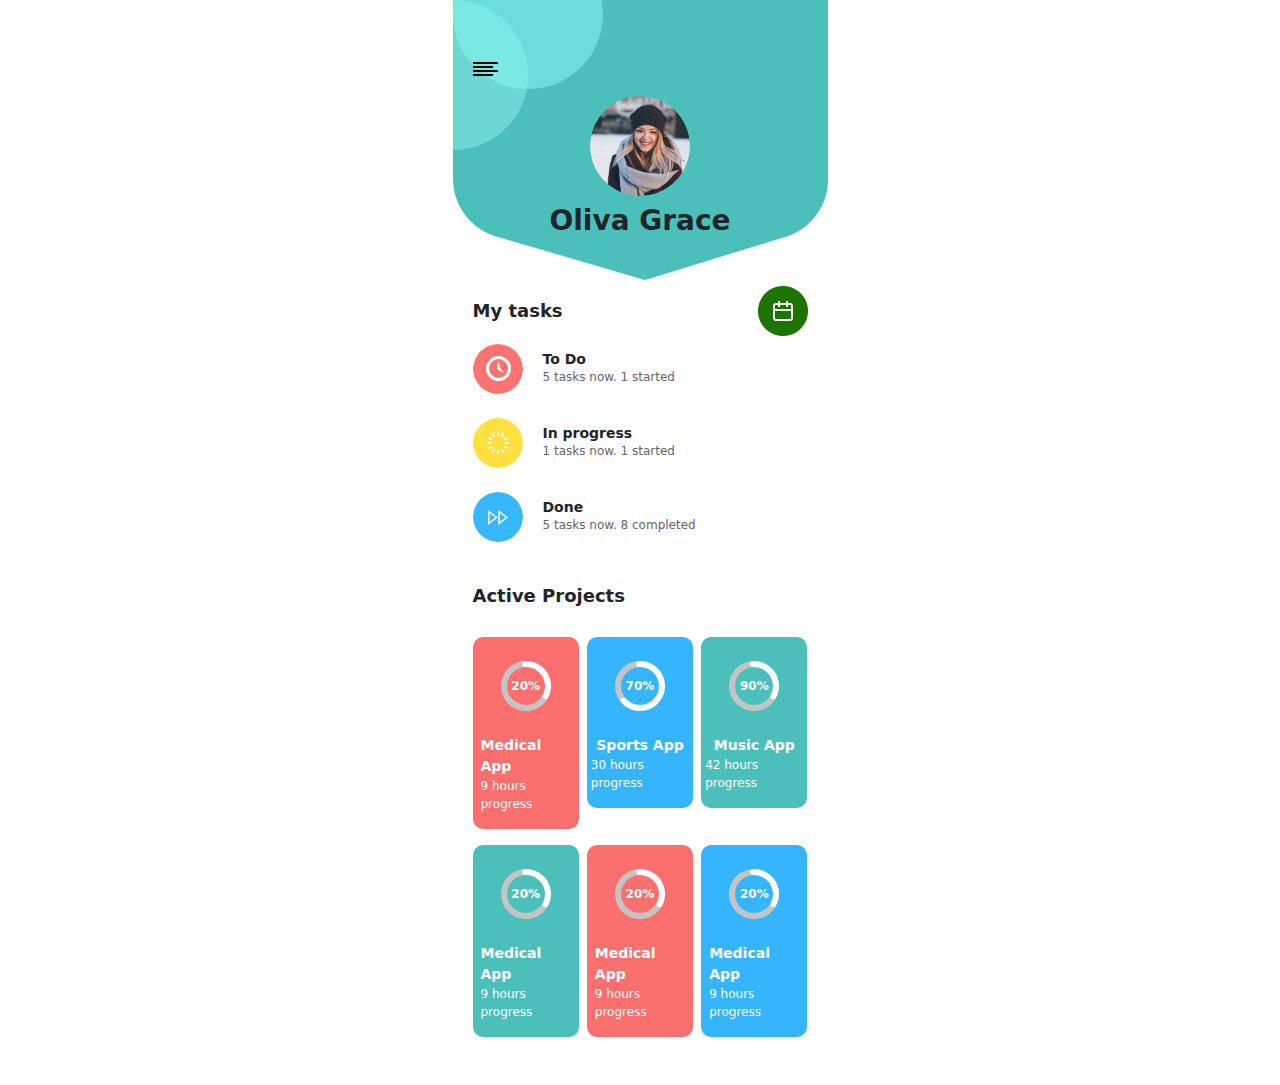
<file: 05-dashboard.html>
<!DOCTYPE html>
<html lang="en">
<head>
    <meta charset="UTF-8">
    <meta name="viewport" content="width=device-width, initial-scale=1.0">
    <link rel="stylesheet" href="./Css/bootstrap.css">
    <link rel="stylesheet" href="./Css/index.css">
    <title>Dashboard</title>
</head>
<body>
    <div class="bg-design">
        <div class="container">
            <section class="profile px-2 pt-5 pb-4">
                <button class="pt-2" onclick="window.location.href='./06-todays-task.html';" draggable="true" ondragend="window.location.href='./07-create-new.html';">
                    <svg width="25" height="14" viewBox="0 0 25 14" fill="none" xmlns="http://www.w3.org/2000/svg">
                        <line y1="1" x2="25" y2="1" stroke="black" stroke-width="2"/>
                        <line y1="5" x2="20" y2="5" stroke="black" stroke-width="2"/>
                        <line y1="9" x2="25" y2="9" stroke="black" stroke-width="2"/>
                        <line y1="13" x2="20" y2="13" stroke="black" stroke-width="2"/>
                    </svg>
                </button>
                <div class="d-flex flex-column align-items-center pt-2">
                    <img class="rounded-circle py-2" src="./Assets/Images/Ellipse-11.png" alt="">
                    <h3 class="fw-bold">Oliva Grace</h3>
                </div>
            </section>
            <section class="mytasks px-2 pt-3 pb-4">
                <div class="mytasks-heading d-flex justify-content-between align-items-center mb-2">
                    <span class="fs-18px fw-bold">My tasks</span>
                    <button class="calendar-icon rounded-circle" type="button">
                        <img src="./Assets/Images/Group-58.png" alt="">
                    </button>
                </div>
                <div class="mytask-cats d-flex flex-column gap-4">
                    <div class="d-flex align-items-center gap-3">
                        <img class="rounded-circle" src="./Assets/Images/Group-80.png" alt="">
                        <div class="cats-desc ps-1 d-flex flex-column">
                            <span class="fs-14px fw-bold lh-sm">To Do</span>
                            <span class="fs-12px text-gray">5 tasks now. 1 started</span>
                        </div>
                    </div>
                    <div class="d-flex align-items-center gap-3">
                        <img class="rounded-circle" src="./Assets/Images/Group-46.png" alt="">
                        <div class="cats-desc ps-1 d-flex flex-column">
                            <span class="fs-14px fw-bold lh-sm">In progress</span>
                            <span class="fs-12px text-gray">1 tasks now. 1 started</span>
                        </div>
                    </div>
                    <div class="d-flex align-items-center gap-3">
                        <img class="rounded-circle" src="./Assets/Images/Group47.png" alt="">
                        <div class="cats-desc ps-1 d-flex flex-column">
                            <span class="fs-14px fw-bold lh-sm">Done</span>
                            <span class="fs-12px text-gray">5 tasks now. 8 completed</span>
                        </div>
                    </div>
                </div>
            </section>
            <section class="projects px-2 pb-5">
                <div class="projects-heading pb-1 mb-4 mt-3">
                    <span class="fs-18px fw-bold">Active Projects</span>
                </div>
                <div class="projects-gallery">
                    <div class="row row-cols-3 gx-2 gy-3">
                        <div class="col">
                            <div class="project-card bg-red d-flex flex-column align-items-center text-white px-2 py-3">
                                <div class="progressbar-radial position-relative my-2">
                                    <img src="./Assets/Images/Group-52.png" alt="">
                                    <div class="fs-12px fw-bold position-absolute top-50 start-50 translate-middle">20%</div>
                                </div>
                                <div class="fs-14px fw-bold pt-3">Medical App</div>
                                <div class="fs-12px">9 hours progress</div>
                            </div>
                        </div>
                        <div class="col">
                            <div class="project-card bg-blue d-flex flex-column align-items-center text-white px-1 py-3">
                                <div class="progressbar-radial position-relative my-2">
                                    <img src="./Assets/Images/Group-51.png" alt="">
                                    <div class="fs-12px fw-bold position-absolute top-50 start-50 translate-middle">70%</div>
                                </div>
                                <div class="fs-14px fw-bold pt-3">Sports App</div>
                                <div class="fs-12px">30 hours progress</div>
                            </div>
                        </div>
                        <div class="col">
                            <div class="project-card bg-turq d-flex flex-column align-items-center text-white px-1 py-3">
                                <div class="progressbar-radial position-relative my-2">
                                    <img src="./Assets/Images/Group-52.png" alt="">
                                    <div class="fs-12px fw-bold position-absolute top-50 start-50 translate-middle">90%</div>
                                </div>
                                <div class="fs-14px fw-bold pt-3">Music App</div>
                                <div class="fs-12px">42 hours progress</div>
                            </div>
                        </div>
                        <div class="col">
                            <div class="project-card bg-turq d-flex flex-column align-items-center text-white px-2 py-3">
                                <div class="progressbar-radial position-relative my-2">
                                    <img src="./Assets/Images/Group-52.png" alt="">
                                    <div class="fs-12px fw-bold position-absolute top-50 start-50 translate-middle">20%</div>
                                </div>
                                <div class="fs-14px fw-bold pt-3">Medical App</div>
                                <div class="fs-12px">9 hours progress</div>
                            </div>
                        </div>
                        <div class="col">
                            <div class="project-card bg-red d-flex flex-column align-items-center text-white px-2 py-3">
                                <div class="progressbar-radial position-relative my-2">
                                    <img src="./Assets/Images/Group-52.png" alt="">
                                    <div class="fs-12px fw-bold position-absolute top-50 start-50 translate-middle">20%</div>
                                </div>
                                <div class="fs-14px fw-bold pt-3">Medical App</div>
                                <div class="fs-12px">9 hours progress</div>
                            </div>
                        </div>
                        <div class="col">
                            <div class="project-card bg-blue d-flex flex-column align-items-center text-white px-2 py-3">
                                <div class="progressbar-radial position-relative my-2">
                                    <img src="./Assets/Images/Group-52.png" alt="">
                                    <div class="fs-12px fw-bold position-absolute top-50 start-50 translate-middle">20%</div>
                                </div>
                                <div class="fs-14px fw-bold pt-3">Medical App</div>
                                <div class="fs-12px">9 hours progress</div>
                            </div>
                        </div>
                    </div>
                </div>
            </section>
        </div>
    </div>    
</body>
</html>
</file>
<file: Css/index.css>
:root {
    --body-font-family: Roboto;
    --light-gray: #666666;
    --redish-color: #FB6F6F;
    --bluish-color: #34B5FD;
    --turquoise-color: #4BC0BB;
}

body {
    font-family: var(--body-font-family), var(--bs-body-font-family);
}

.container {
    max-width: 375px;
}

button {
    background: none;
    border: none;
    padding: 0%;
}



/* utils: */

.fs-18px {
    font-size: 1.125rem;
}

.fs-14px {
    font-size: 0.875rem
}

.fs-12px {
    font-size: 0.75rem;
}

.text-gray {
    color: var(--light-gray);
}

.bg-red {
    background-color: var(--redish-color);
}

.bg-blue {
    background-color: var(--bluish-color);
}

.bg-turq {
    background-color: var(--turquoise-color);
}





/* dashboard.html's Css */


.project-card {
    border-radius: 0.625rem;
}

.bg-design {
    background-image: url(../Assets/Images/Group-79.png);
    height: 17.5rem;
    background-position: center;
    background-repeat: no-repeat;
}
</file>
